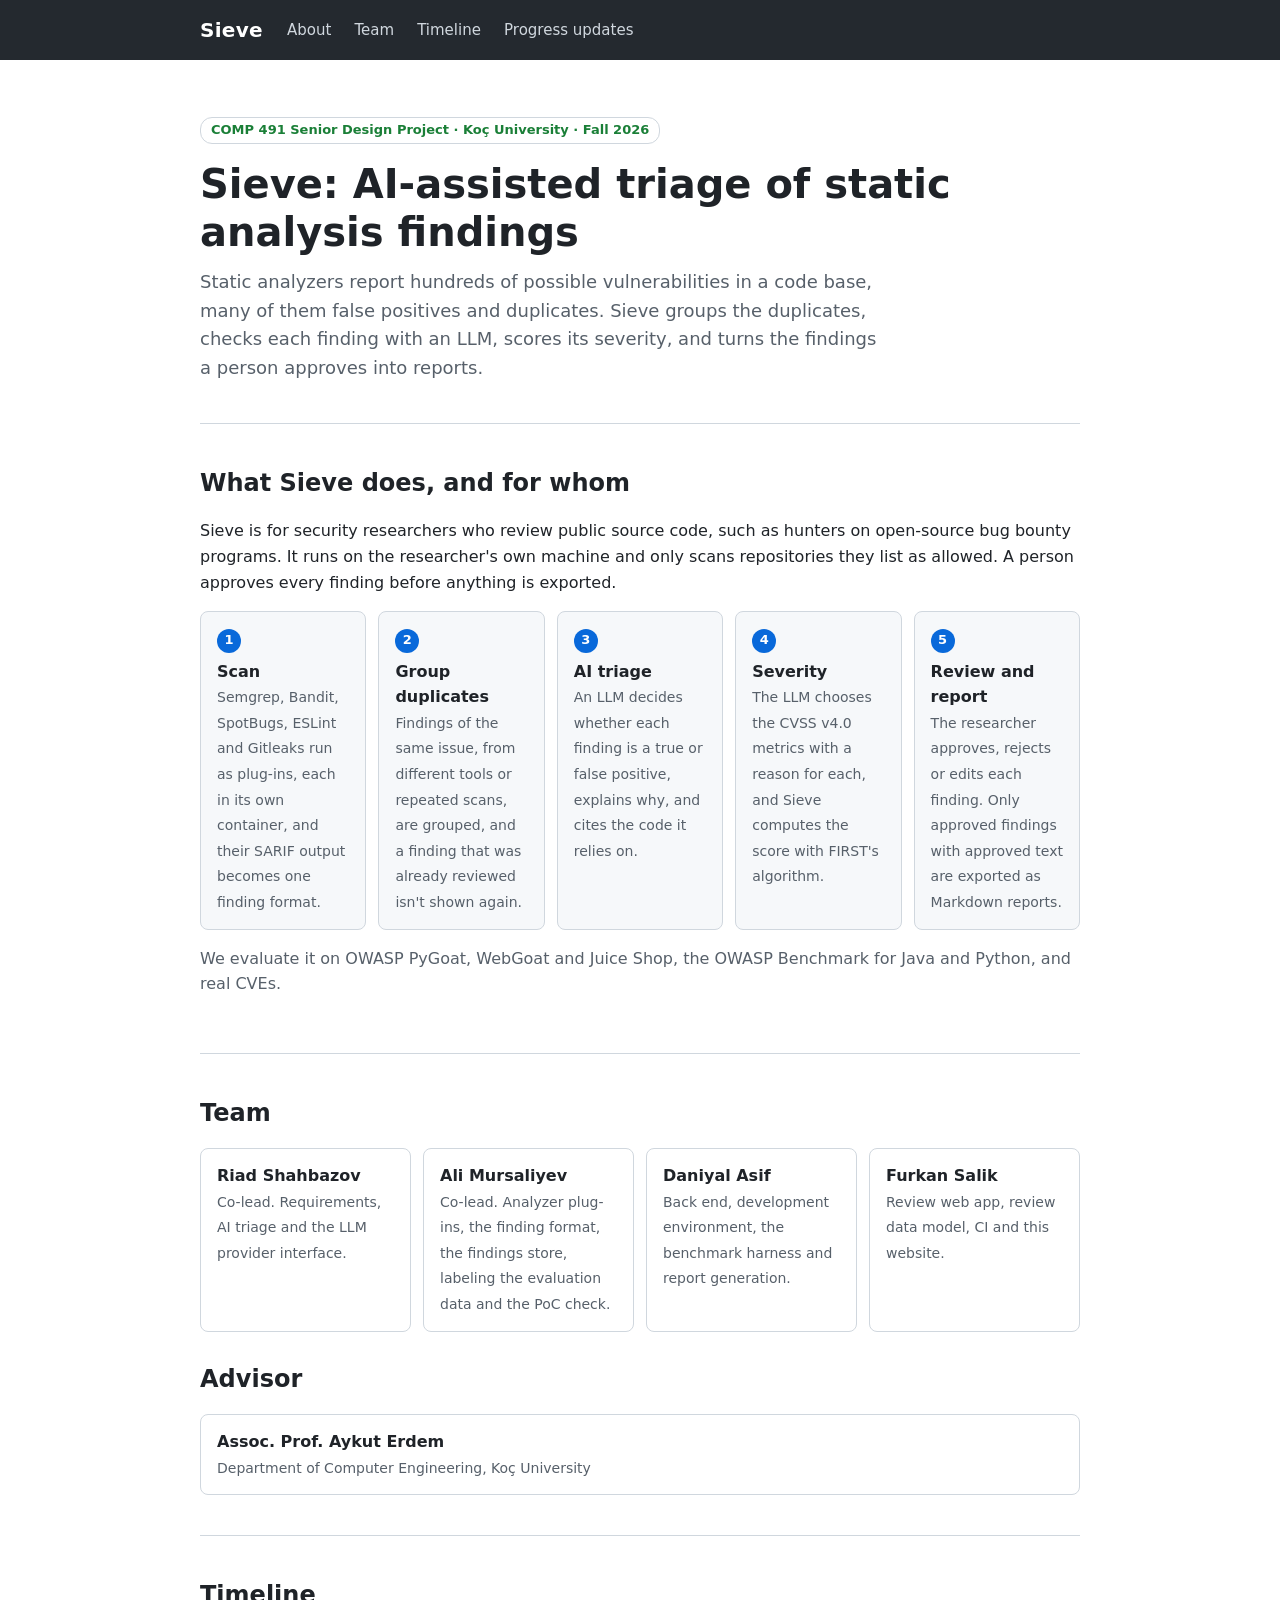
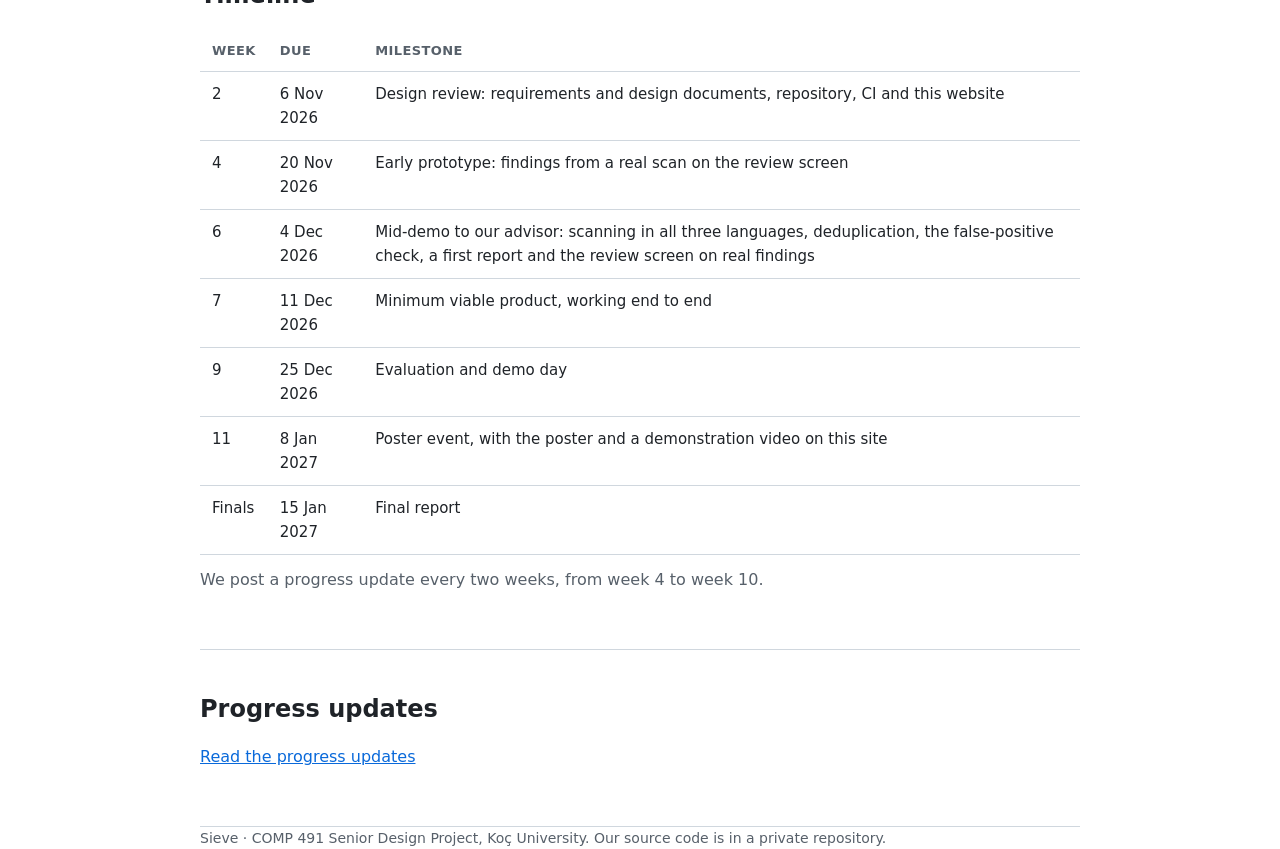
<file: index.html>
<!doctype html>
<html lang="en">
<head>
  <meta charset="utf-8">
  <meta name="viewport" content="width=device-width, initial-scale=1">
  <title>Sieve · AI-assisted triage of static analysis findings</title>
  <meta name="description" content="Sieve, a COMP 491 senior design project at Koç University: AI-assisted triage of static analysis findings, with a person approving every report.">
  <link rel="stylesheet" href="style.css">
</head>
<body>
<header class="site">
  <div class="wrap">
    <a class="logo" href="index.html">Sieve</a>
    <nav>
      <a href="#about">About</a>
      <a href="#team">Team</a>
      <a href="#timeline">Timeline</a>
      <a href="updates.html">Progress updates</a>
    </nav>
  </div>
</header>

<main class="wrap">
  <div class="hero">
    <span class="tag">COMP 491 Senior Design Project · Koç University · Fall 2026</span>
    <h1>Sieve: AI-assisted triage of static analysis findings</h1>
    <p>Static analyzers report hundreds of possible vulnerabilities in a code base, many of them false positives and duplicates. Sieve groups the duplicates, checks each finding with an LLM, scores its severity, and turns the findings a person approves into reports.</p>
  </div>

  <section id="about">
    <h2>What Sieve does, and for whom</h2>
    <p>Sieve is for security researchers who review public source code, such as hunters on open-source bug bounty programs. It runs on the researcher's own machine and only scans repositories they list as allowed. A person approves every finding before anything is exported.</p>
    <ol class="steps">
      <li><b>Scan</b><span>Semgrep, Bandit, SpotBugs, ESLint and Gitleaks run as plug-ins, each in its own container, and their SARIF output becomes one finding format.</span></li>
      <li><b>Group duplicates</b><span>Findings of the same issue, from different tools or repeated scans, are grouped, and a finding that was already reviewed isn't shown again.</span></li>
      <li><b>AI triage</b><span>An LLM decides whether each finding is a true or false positive, explains why, and cites the code it relies on.</span></li>
      <li><b>Severity</b><span>The LLM chooses the CVSS v4.0 metrics with a reason for each, and Sieve computes the score with FIRST's algorithm.</span></li>
      <li><b>Review and report</b><span>The researcher approves, rejects or edits each finding. Only approved findings with approved text are exported as Markdown reports.</span></li>
    </ol>
    <p class="muted" style="margin-top:16px">We evaluate it on OWASP PyGoat, WebGoat and Juice Shop, the OWASP Benchmark for Java and Python, and real CVEs.</p>
  </section>

  <section id="team">
    <h2>Team</h2>
    <div class="team">
      <div class="card"><b>Riad Shahbazov</b><span>Co-lead. Requirements, AI triage and the LLM provider interface.</span></div>
      <div class="card"><b>Ali Mursaliyev</b><span>Co-lead. Analyzer plug-ins, the finding format, the findings store, labeling the evaluation data and the PoC check.</span></div>
      <div class="card"><b>Daniyal Asif</b><span>Back end, development environment, the benchmark harness and report generation.</span></div>
      <div class="card"><b>Furkan Salik</b><span>Review web app, review data model, CI and this website.</span></div>
    </div>
    <h2 style="margin-top:28px">Advisor</h2>
    <div class="team">
      <div class="card"><b>Assoc. Prof. Aykut Erdem</b><span>Department of Computer Engineering, Koç University</span></div>
    </div>
  </section>

  <section id="timeline">
    <h2>Timeline</h2>
    <table>
      <thead><tr><th>Week</th><th>Due</th><th>Milestone</th></tr></thead>
      <tbody>
        <tr><td>2</td><td>6 Nov 2026</td><td>Design review: requirements and design documents, repository, CI and this website</td></tr>
        <tr><td>4</td><td>20 Nov 2026</td><td>Early prototype: findings from a real scan on the review screen</td></tr>
        <tr><td>6</td><td>4 Dec 2026</td><td>Mid-demo to our advisor: scanning in all three languages, deduplication, the false-positive check, a first report and the review screen on real findings</td></tr>
        <tr><td>7</td><td>11 Dec 2026</td><td>Minimum viable product, working end to end</td></tr>
        <tr><td>9</td><td>25 Dec 2026</td><td>Evaluation and demo day</td></tr>
        <tr><td>11</td><td>8 Jan 2027</td><td>Poster event, with the poster and a demonstration video on this site</td></tr>
        <tr><td>Finals</td><td>15 Jan 2027</td><td>Final report</td></tr>
      </tbody>
    </table>
    <p class="muted" style="margin-top:12px">We post a progress update every two weeks, from week 4 to week 10.</p>
  </section>

  <section id="updates">
    <h2>Progress updates</h2>
    <p><a href="updates.html">Read the progress updates</a></p>
  </section>
</main>

<footer class="wrap">
  Sieve · COMP 491 Senior Design Project, Koç University. Our source code is in a private repository.
</footer>
</body>
</html>
</file>
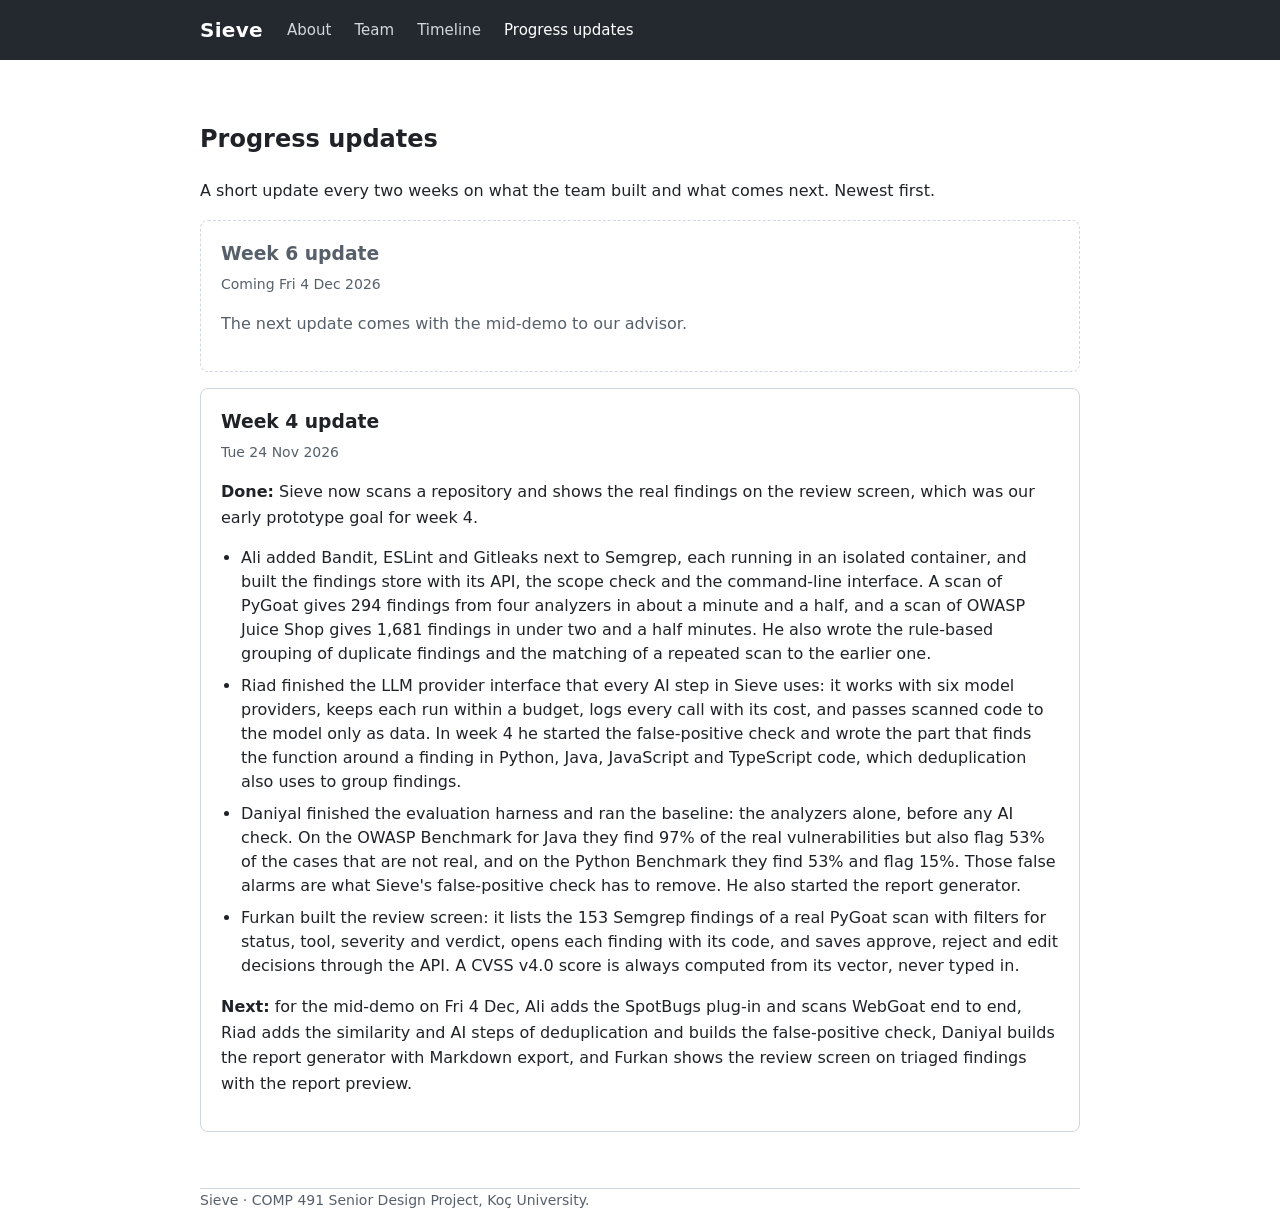
<file: updates.html>
<!doctype html>
<html lang="en">
<head>
  <meta charset="utf-8">
  <meta name="viewport" content="width=device-width, initial-scale=1">
  <title>Progress updates · Sieve</title>
  <link rel="stylesheet" href="style.css">
</head>
<body>
<header class="site">
  <div class="wrap">
    <a class="logo" href="index.html">Sieve</a>
    <nav>
      <a href="index.html#about">About</a>
      <a href="index.html#team">Team</a>
      <a href="index.html#timeline">Timeline</a>
      <a class="active" href="updates.html">Progress updates</a>
    </nav>
  </div>
</header>

<main class="wrap">
  <section>
    <h1>Progress updates</h1>
    <p>A short update every two weeks on what the team built and what comes next. Newest first.</p>

    <!-- To add an update: copy the template below, fill it in, and put it above the newest post.

    <article class="post">
      <h3>Week N update</h3>
      <div class="date">Fri DD Mon YYYY</div>
      <p><b>Done:</b> ...</p>
      <p><b>Next:</b> ...</p>
    </article>
    -->

    <article class="post upcoming">
      <h3>Week 6 update</h3>
      <div class="date">Coming Fri 4 Dec 2026</div>
      <p>The next update comes with the mid-demo to our advisor.</p>
    </article>

    <article class="post">
      <h3>Week 4 update</h3>
      <div class="date">Tue 24 Nov 2026</div>
      <p><b>Done:</b> Sieve now scans a repository and shows the real findings on the review screen, which was our early prototype goal for week 4.</p>
      <ul>
        <li>Ali added Bandit, ESLint and Gitleaks next to Semgrep, each running in an isolated container, and built the findings store with its API, the scope check and the command-line interface. A scan of PyGoat gives 294 findings from four analyzers in about a minute and a half, and a scan of OWASP Juice Shop gives 1,681 findings in under two and a half minutes. He also wrote the rule-based grouping of duplicate findings and the matching of a repeated scan to the earlier one.</li>
        <li>Riad finished the LLM provider interface that every AI step in Sieve uses: it works with six model providers, keeps each run within a budget, logs every call with its cost, and passes scanned code to the model only as data. In week 4 he started the false-positive check and wrote the part that finds the function around a finding in Python, Java, JavaScript and TypeScript code, which deduplication also uses to group findings.</li>
        <li>Daniyal finished the evaluation harness and ran the baseline: the analyzers alone, before any AI check. On the OWASP Benchmark for Java they find 97% of the real vulnerabilities but also flag 53% of the cases that are not real, and on the Python Benchmark they find 53% and flag 15%. Those false alarms are what Sieve's false-positive check has to remove. He also started the report generator.</li>
        <li>Furkan built the review screen: it lists the 153 Semgrep findings of a real PyGoat scan with filters for status, tool, severity and verdict, opens each finding with its code, and saves approve, reject and edit decisions through the API. A CVSS v4.0 score is always computed from its vector, never typed in.</li>
      </ul>
      <p><b>Next:</b> for the mid-demo on Fri 4 Dec, Ali adds the SpotBugs plug-in and scans WebGoat end to end, Riad adds the similarity and AI steps of deduplication and builds the false-positive check, Daniyal builds the report generator with Markdown export, and Furkan shows the review screen on triaged findings with the report preview.</p>
    </article>
  </section>
</main>

<footer class="wrap">
  Sieve · COMP 491 Senior Design Project, Koç University.
</footer>
</body>
</html>
</file>
<file: style.css>
* { box-sizing: border-box; }
:root {
  --bg: #ffffff; --soft: #f6f8fa; --line: #d0d7de; --text: #1f2328; --muted: #57606a;
  --accent: #0969da; --dark: #24292f; --green: #1a7f37;
}
@media (prefers-color-scheme: dark) {
  :root { --bg: #0d1117; --soft: #161b22; --line: #30363d; --text: #e6edf3; --muted: #9198a1; --accent: #4493f8; --dark: #010409; --green: #3fb950; }
}
html { scroll-behavior: smooth; }
body { margin: 0; font: 16px/1.6 system-ui, -apple-system, "Segoe UI", Roboto, sans-serif; color: var(--text); background: var(--bg); }
a { color: var(--accent); }
.wrap { max-width: 920px; margin: 0 auto; padding: 0 20px; }
header.site { background: var(--dark); color: #fff; }
header.site .wrap { display: flex; align-items: center; gap: 24px; padding-top: 14px; padding-bottom: 14px; flex-wrap: wrap; }
.logo { font-weight: 800; font-size: 20px; color: #fff; text-decoration: none; letter-spacing: .3px; }
nav a { color: #d0d7de; text-decoration: none; margin-right: 18px; font-size: 15px; white-space: nowrap; }
nav a:hover, nav a.active { color: #fff; }
.hero { padding: 56px 0 40px; border-bottom: 1px solid var(--line); }
.hero h1 { font-size: clamp(28px, 5vw, 40px); line-height: 1.2; margin: 0 0 12px; }
.hero p { font-size: 18px; color: var(--muted); margin: 0; max-width: 680px; }
.tag { display: inline-block; font-size: 13px; font-weight: 600; color: var(--green); border: 1px solid var(--line); border-radius: 12px; padding: 2px 10px; margin-bottom: 16px; }
section { padding: 40px 0; border-bottom: 1px solid var(--line); }
h2 { font-size: 24px; margin: 0 0 16px; }
.steps { list-style: none; padding: 0; margin: 0; display: grid; grid-template-columns: repeat(auto-fit, minmax(160px, 1fr)); gap: 12px; counter-reset: s; }
.steps li { background: var(--soft); border: 1px solid var(--line); border-radius: 8px; padding: 14px 16px; counter-increment: s; }
.steps li::before { content: counter(s); display: inline-flex; width: 24px; height: 24px; align-items: center; justify-content: center; border-radius: 50%; background: var(--accent); color: #fff; font-size: 13px; font-weight: 700; margin-bottom: 6px; }
.steps b { display: block; }
.steps span { color: var(--muted); font-size: 14px; }
.team { display: grid; grid-template-columns: repeat(auto-fit, minmax(200px, 1fr)); gap: 12px; }
.card { border: 1px solid var(--line); border-radius: 8px; padding: 14px 16px; }
.card b { display: block; }
.card span { color: var(--muted); font-size: 14px; }
table { width: 100%; border-collapse: collapse; font-size: 15px; }
th, td { text-align: left; padding: 10px 12px; border-bottom: 1px solid var(--line); vertical-align: top; }
th { color: var(--muted); font-size: 13px; text-transform: uppercase; letter-spacing: .4px; }
.done { color: var(--green); font-weight: 600; }
.post { border: 1px solid var(--line); border-radius: 8px; padding: 18px 20px; margin-bottom: 16px; }
.post h3 { margin: 0 0 4px; }
.post .date { color: var(--muted); font-size: 14px; margin-bottom: 10px; }
.post.upcoming { border-style: dashed; color: var(--muted); }
.post ul { margin: 0 0 12px; padding-left: 20px; }
.post li { margin-bottom: 8px; line-height: 1.5; }
footer { padding: 28px 0 40px; color: var(--muted); font-size: 14px; }
@media (max-width: 600px) { th:nth-child(1), td:nth-child(1) { white-space: nowrap; } }
.muted { color: var(--muted); }
</file>
